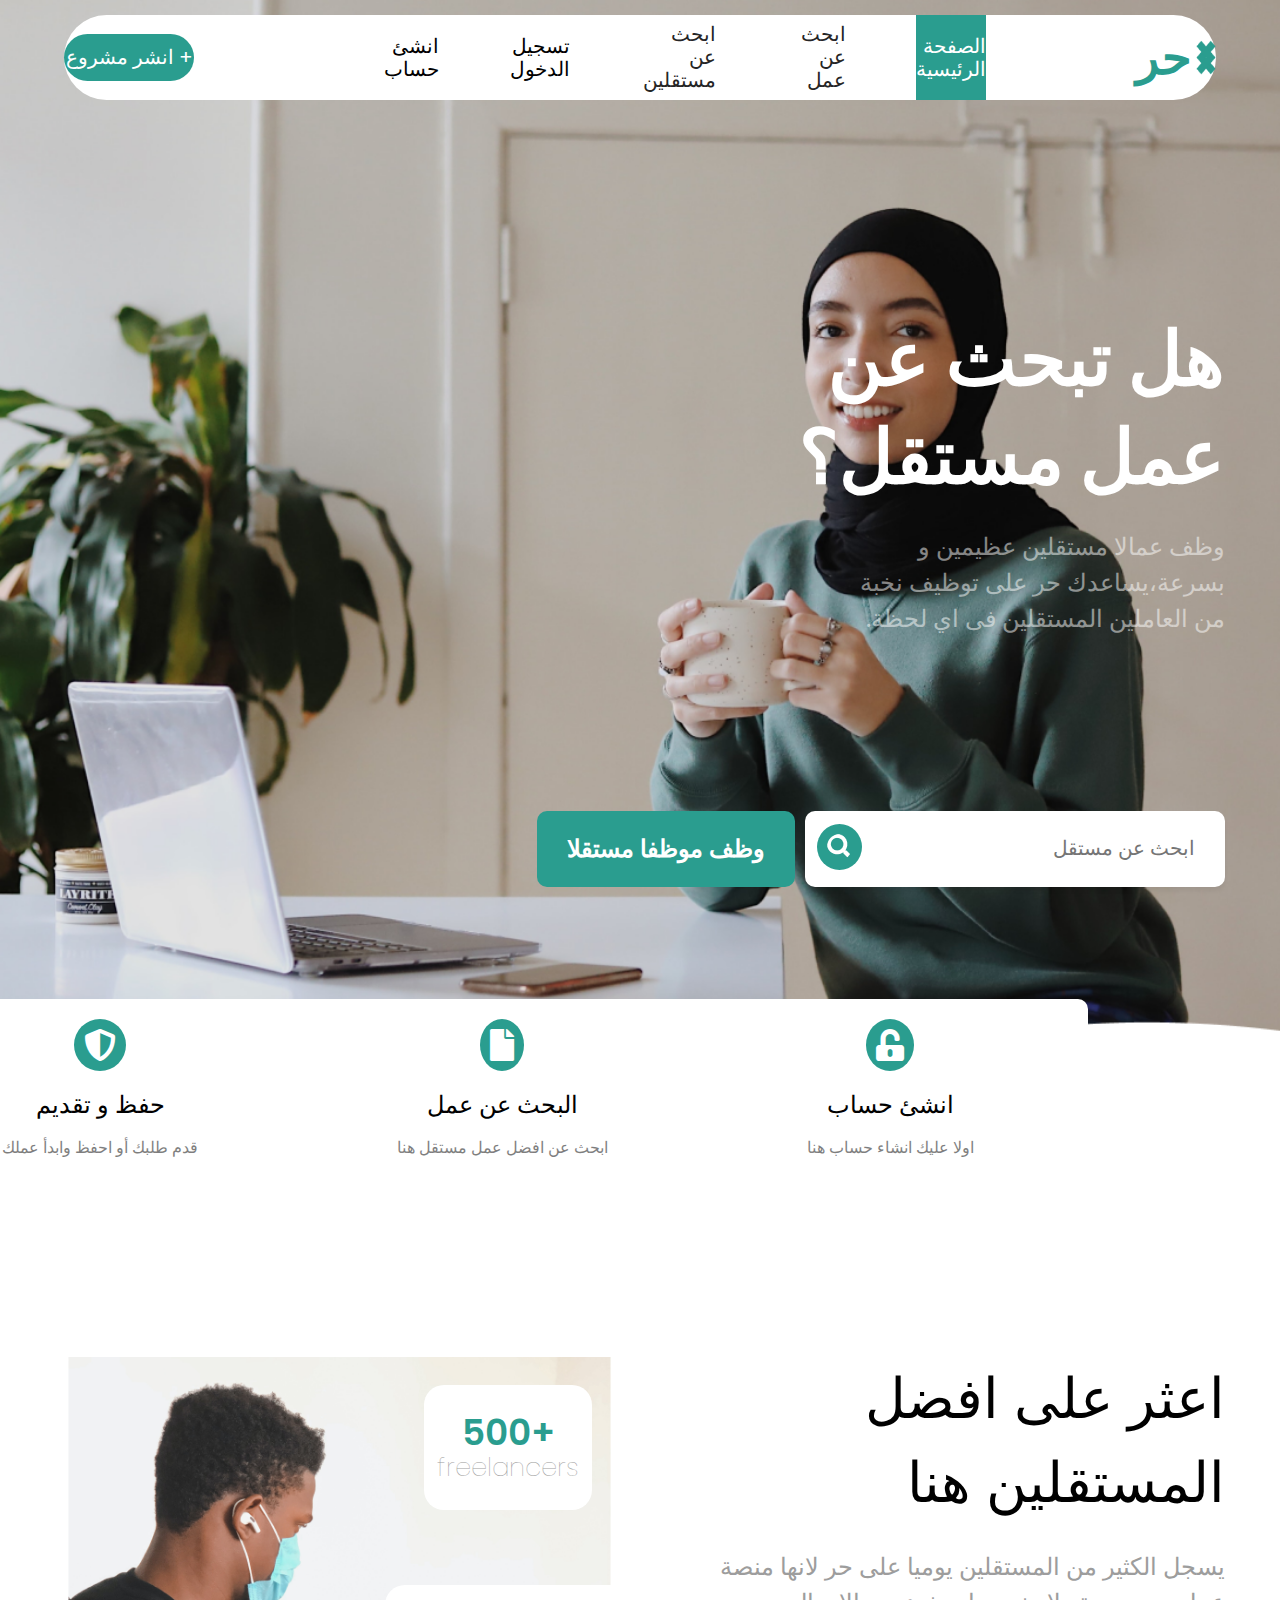
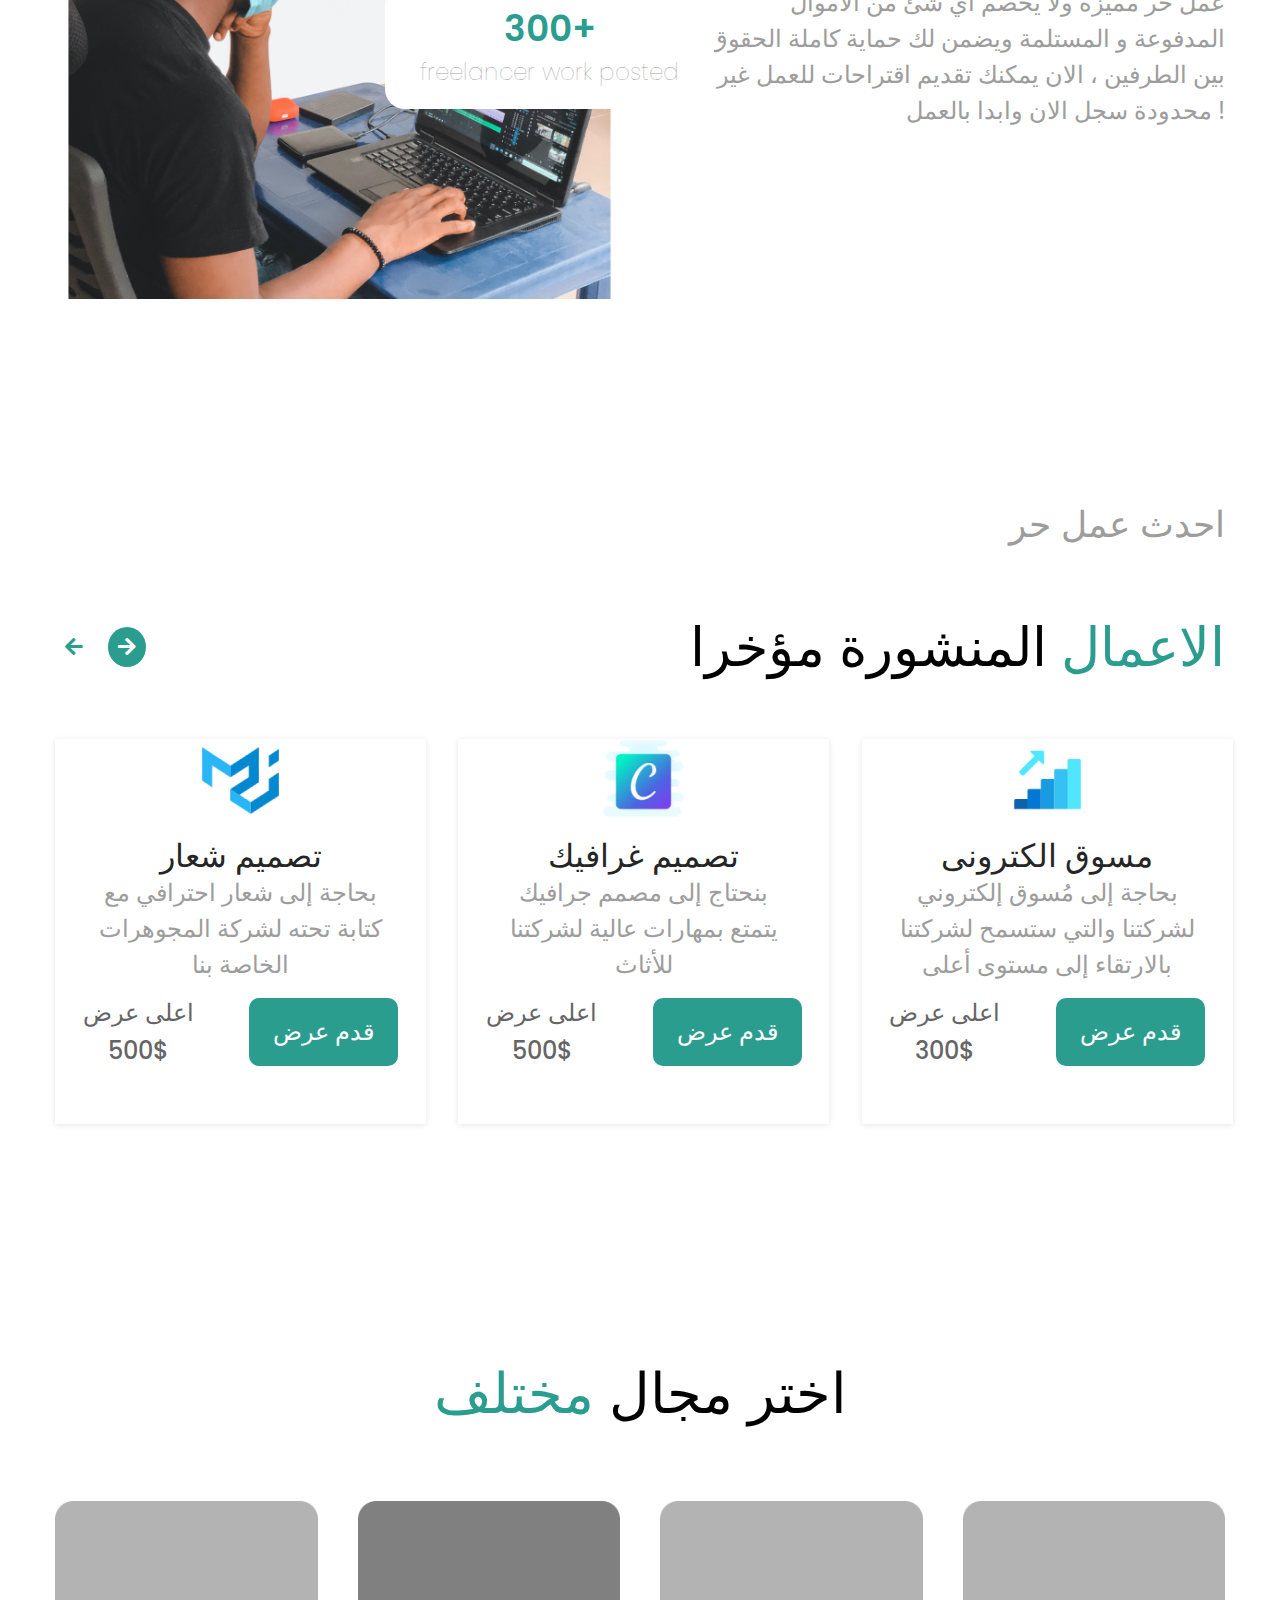
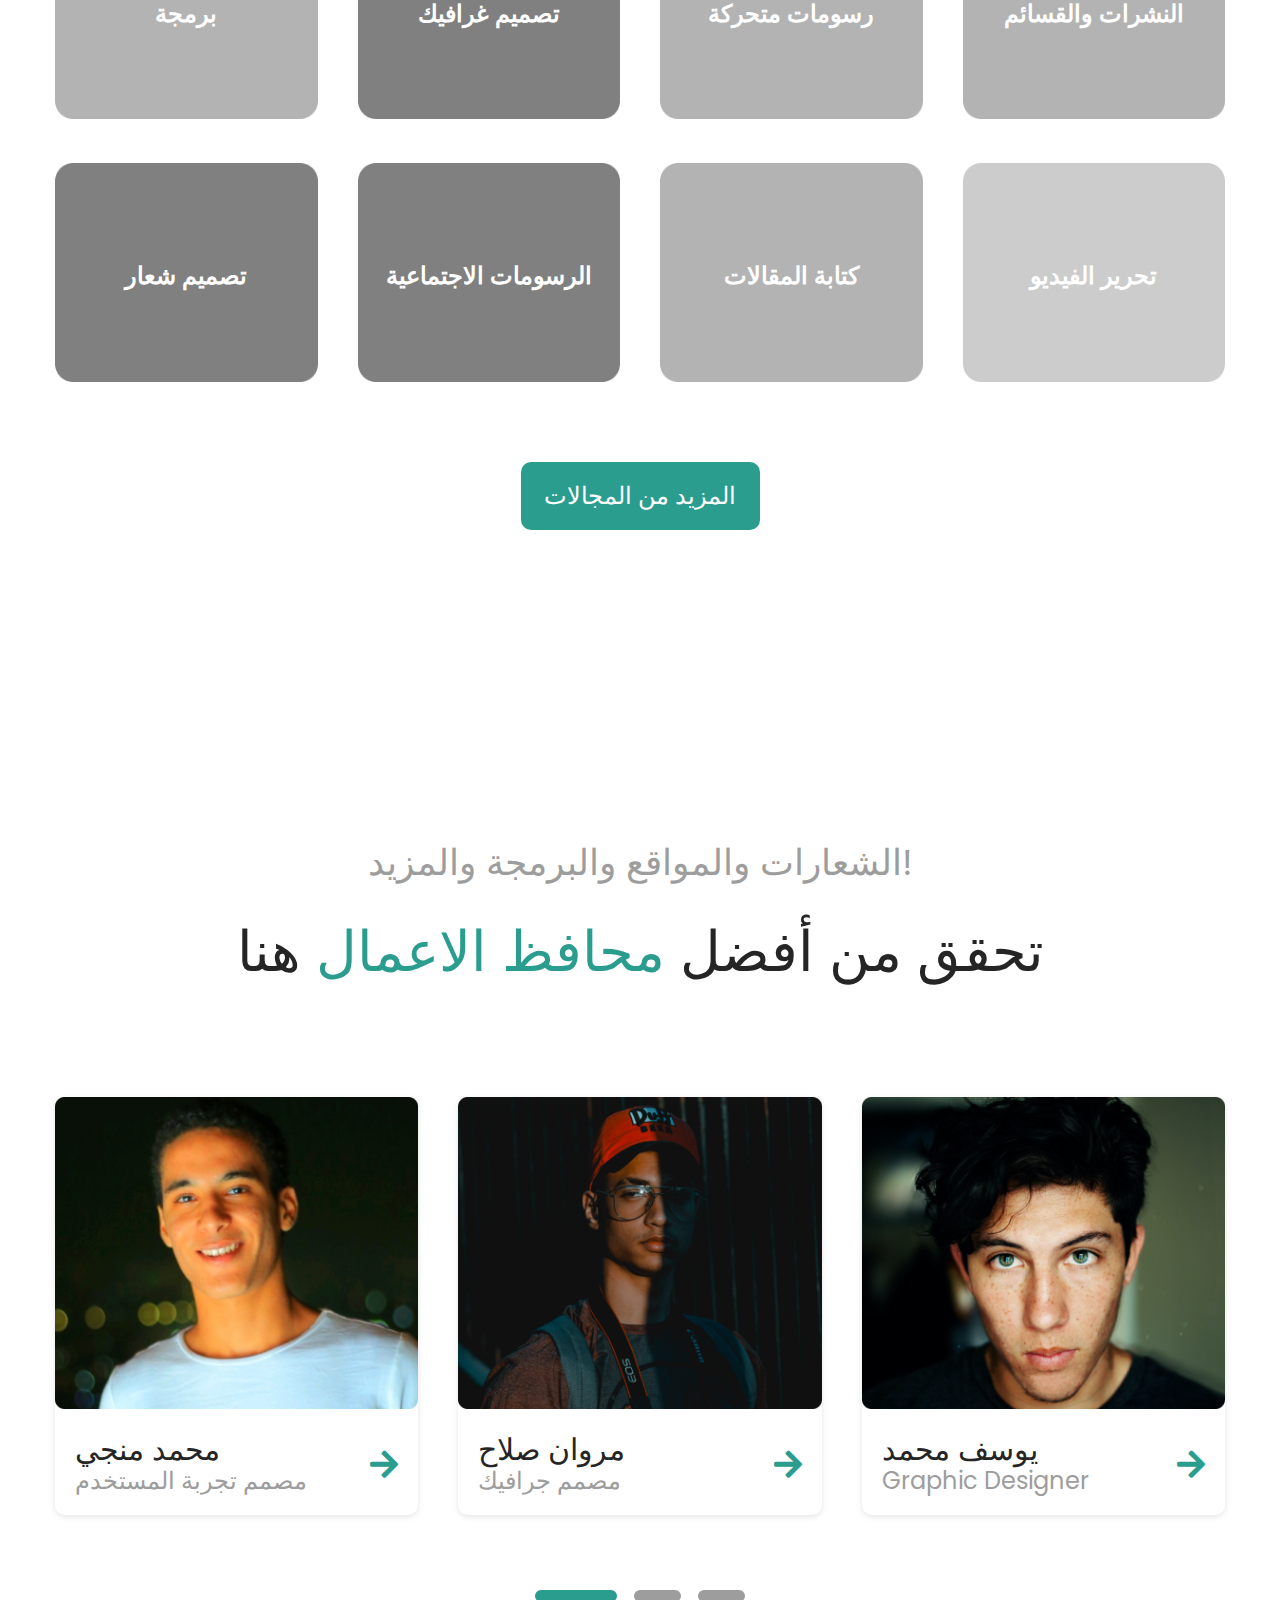
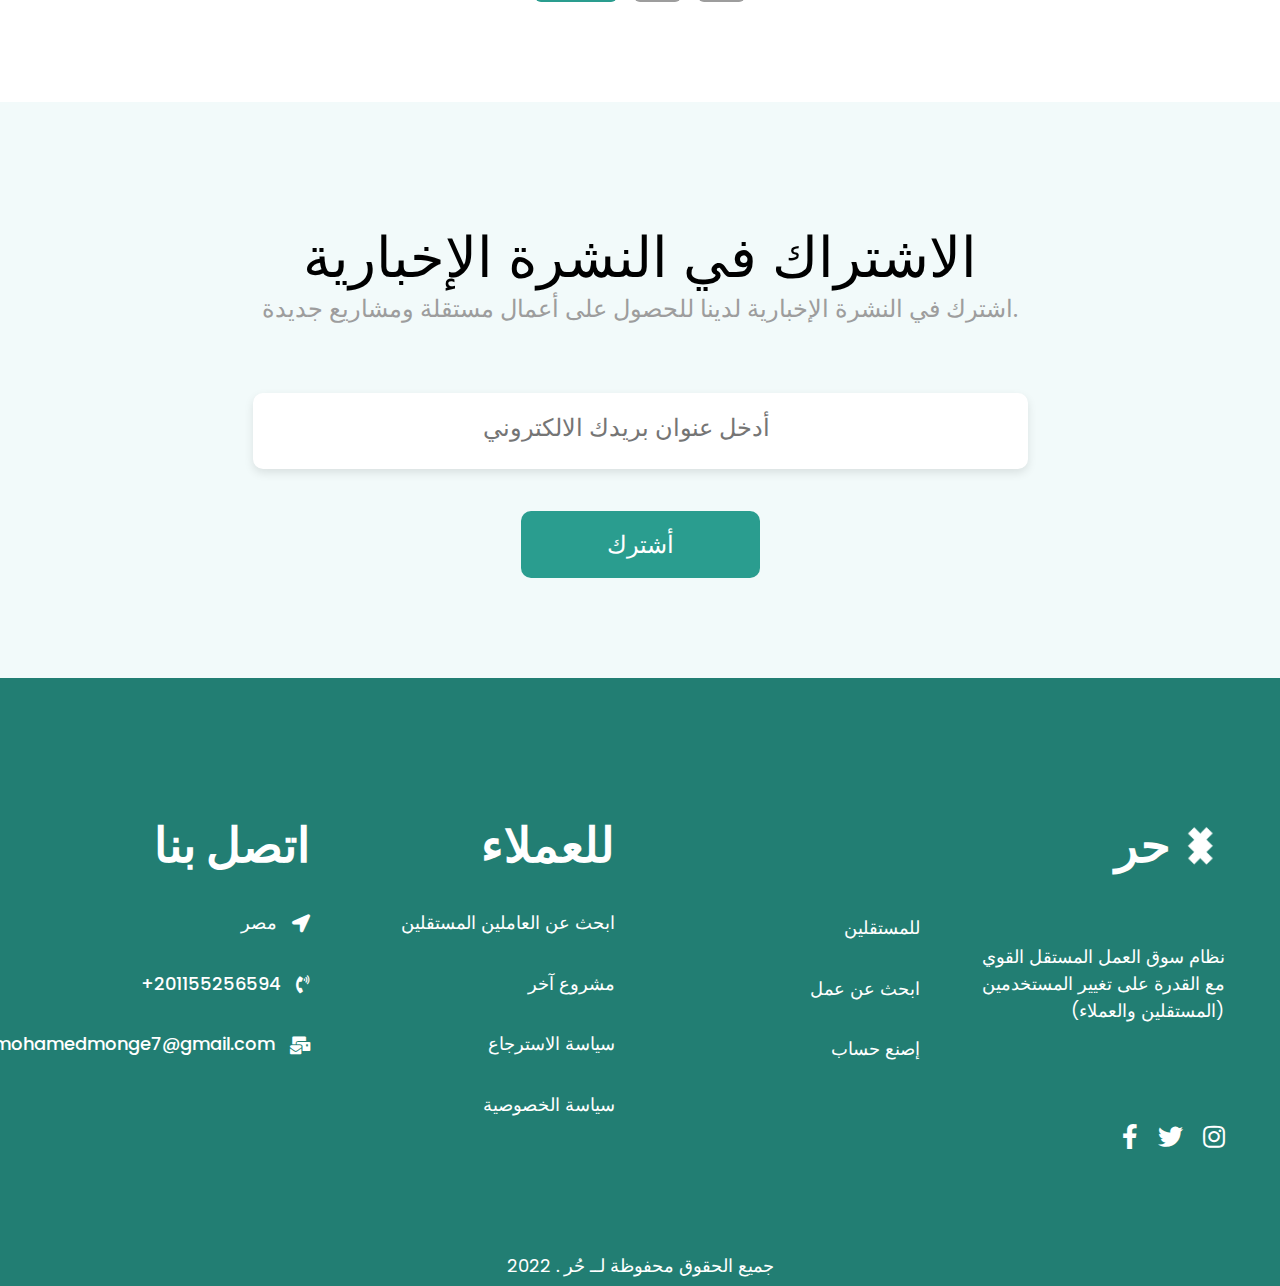
<file: index.html>
<!DOCTYPE html>
<html lang="en">
  <head>
    <meta charset="UTF-8" />
    <meta http-equiv="X-UA-Compatible" content="IE=edge" />
    <meta name="viewport" content="width=device-width, initial-scale=1.0" />
    <link rel="stylesheet" href="css/style.css" />
    <!-- font awesome -->
    <link rel="stylesheet" href="css/all.min.css" />
    <link rel="stylesheet" href="css/normalize.css" />
    <link rel="preconnect" href="https://fonts.googleapis.com" />
    <link rel="preconnect" href="https://fonts.gstatic.com" crossorigin />
    <link
      href="https://fonts.googleapis.com/css2?family=Poppins:wght@400;600;700&display=swap"
      rel="stylesheet"
    />
    <title>freelancer</title>
  </head>
  <body>
    <!-- start header -->
    <header>
      <nav class="">
        <button>انشر مشروع +</button>
        <ul>
          <li><a href="signup.html">انشئ حساب</a></li> 
          <li><a href="signin.html">تسجيل الدخول</a></li>
          <li>ابحث عن مستقلين</li>
          <li>ابحث عن عمل</li>
          <li><a href="index.html" class="active">الصفحة الرئيسية</a></li>
        </ul>
        <div class="logo">
          <h2>حر</h2>
          <img src="images/Rectangle 43.png" class="img" />
          <img src="images/Vector 2.png" alt="" />
        </div>
      </nav>
      <!-- start dropdown navbar -->
      <div class="drop-down">
        <div class="container">
          <img src="images/icon-menu.svg" class="open-menu" />
          <img src="images/icon-close-menu.svg" class="close-menu hide" />
          <div class="logo">
            <h2>حر</h2>
            <img src="images/Rectangle 43.png" class="img" />
            <img src="images/Vector 2.png" alt="" />
          </div>
        </div>
      </div>
      <div class="aside hide">
        <ul>
          <li>انشئ حساب</li>
          <li>تسحيل دخول</li>
          <li>ابحث عن مستقلين</li>
          <li>ابحث عن عمل</li>
          <li>الصفحة الرئيسية</li>
        </ul>
      </div>
      <!-- end dropdown navbar -->
      <!-- start header content -->
      <div class="container">
        <div class="content" dir="rtl">
          <p>هل تبحث عن عمل مستقل؟</p>
          <p>
            وظف عمالا مستقلين عظيمين و بسرعة،يساعدك حر على توظيف نخبة من
            العاملين المستقلين فى اي لحظة.
          </p>
        </div>
        <div class="search" dir="rtl">
          <input type="search" name="" placeholder="ابحث عن مستقل" />
          <img src="images/Vector.png" alt="" />
          <button>وظف موظفا مستقلا</button>
        </div>
      </div>
      <!-- end header content -->
      <!-- start box -->
      <div class="box">
        <div class="container">
          <div class="box-1">
            <i class="fas fa-shield-alt fa-2x"></i>
            <h2>حفظ و تقديم</h2>
            <p>قدم طلبك أو احفظ وابدأ عملك</p>
          </div>
          <div class="box-1">
            <i class="fas fa-file fa-2x"></i>
            <h2>البحث عن عمل</h2>
            <p>ابحث عن افضل عمل مستقل هنا</p>
          </div>
          <div class="box-1">
            <i class="fas fa-unlock-alt fa-2x"></i>
            <h2>انشئ حساب</h2>
            <p>اولا عليك انشاء حساب هنا</p>
          </div>
        </div>
      </div>
      <!-- end box -->
    </header>
    <!-- end header -->
    <!-- start text -->
    <div class="text">
      <div class="container">
        <div class="img-holder">
          <img src="images/pngegg (97).png" alt="" />
          <div class="freelancers">
            <p>500+</p>
            <span>freelancers</span>
          </div>
          <div class="posts">
            <p>300+</p>
            <span>freelancer work posted</span>
          </div>
        </div>
        <div class="tex">
          <p>اعثر على افضل <span>المستقلين</span> هنا</p>
          <p>
            يسجل الكثير من المستقلين يوميا على حر لانها منصة عمل حر مميزة ولا
            يخصم اي شئ من الاموال المدفوعة و المستلمة ويضمن لك حماية كاملة
            الحقوق بين الطرفين ، الان يمكنك تقديم اقتراحات للعمل غير محدودة سجل
            الان وابدا بالعمل !
          </p>
        </div>
      </div>
    </div>
    <!-- end text -->
    <!-- start jobs -->
    <div class="jobs">
      <div class="container">
        <div class="intro">
          <span>احدث عمل حر</span>
          <div class="heading">
            <p><span>الاعمال</span> المنشورة مؤخرا</p>
            <div class="arrows">
              <i class="fas fa-arrow-left"></i>
              <i class="fas fa-arrow-right"></i>
            </div>
          </div>
        </div>
        <div class="boxes">
          <div class="unit">
            <img src="images/Material Ui.png" alt="" />
            <h3>تصميم شعار</h3>
            <p>
              بحاجة إلى شعار احترافي مع كتابة تحته لشركة المجوهرات الخاصة بنا
            </p>
            <div class="info">
              <button>قدم عرض</button>
              <p>
                اعلى عرض
                <span>500$</span>
              </p>
            </div>
          </div>
          <div class="unit">
            <img src="images//Canva App.png" alt="" />
            <h3>تصميم غرافيك</h3>
            <p>بنحتاج إلى مصمم جرافيك يتمتع بمهارات عالية لشركتنا للأثاث</p>
            <div class="info">
              <button>قدم عرض</button>
              <p>
                اعلى عرض
                <span>500$</span>
              </p>
            </div>
          </div>
          <div class="unit">
            <img src="images/Account.png" alt="" />
            <h3>مسوق الكترونى</h3>
            <p>
              بحاجة إلى مُسوق إلكتروني لشركتنا والتي ستسمح لشركتنا بالارتقاء إلى
              مستوى أعلى
            </p>
            <div class="info">
              <button>قدم عرض</button>
              <p>
                اعلى عرض
                <span>300$</span>
              </p>
            </div>
          </div>
        </div>
      </div>
    </div>
    <!-- end jobs -->
    <!-- start field -->
    <div class="field">
      <h1>اختر مجال <span>مختلف</span></h1>
      <div class="container">
        <div class="unit">
          <img src="images/Rectangle 21.png" alt="" />
          <p>برمجة</p>
        </div>
        <div class="unit">
          <img src="images/Rectangle 22.png" alt="" />
          <p>تصميم غرافيك</p>
        </div>
        <div class="unit">
          <img src="images/Rectangle 23.png" alt="" />
          <p>رسومات متحركة</p>
        </div>
        <div class="unit">
          <img src="images/Rectangle 24.png" alt="" />
          <p>النشرات والقسائم</p>
        </div>
        <div class="unit">
          <img src="images/Rectangle 25.png" alt="" />
          <p>تصميم شعار</p>
        </div>
        <div class="unit">
          <img src="images/Rectangle 26.png" alt="" />
          <p>الرسومات الاجتماعية</p>
        </div>
        <div class="unit">
          <img src="images/Rectangle 27.png" alt="" />
          <p>كتابة المقالات</p>
        </div>
        <div class="unit">
          <img src="images/Rectangle 28.png" alt="" />
          <p>تحرير الفيديو</p>
        </div>
      </div>
      <button>المزيد من المجالات</button>
    </div>
    <!-- end field -->
    <!-- start freelan -->
    <div class="freelance">
      <div class="heading">
        <p>الشعارات والمواقع والبرمجة والمزيد!</p>
        <h1>تحقق من أفضل <span>محافظ الاعمال</span> هنا</h1>
      </div>
      <div class="container">
        <div class="unit">
          <img src="images/Rectangle 31.png" alt="" />
          <div class="info">
            <div class="about">
              <h3>محمد منجي</h3>
              <p>مصمم تجربة المستخدم</p>
            </div>
            <i class="fas fa-arrow-right fa-2x"></i>
          </div>
        </div>
        <div class="unit">
          <img src="images/unsplash_505eectW54k (1).png" alt="" />
          <div class="info">
            <div class="about">
              <h3>مروان صلاح</h3>
              <p>مصمم جرافيك</p>
            </div>
            <i class="fas fa-arrow-right fa-2x"></i>
          </div>
        </div>
        <div class="unit">
          <img src="images/unsplash_505eectW54k.png" alt="" />
          <div class="info">
            <div class="about">
              <h3>يوسف محمد</h3>
              <p>Graphic Designer</p>
            </div>
            <i class="fas fa-arrow-right fa-2x"></i>
          </div>
        </div>
      </div>
      <div class="icons">
        <span></span>
        <span></span>
        <span></span>
      </div>
    </div>
    <!-- end freelan -->
    <!-- start subscribe -->
    <div class="subscribe">
      <div class="container">
        <div class="heading">
          <h1>الاشتراك في النشرة الإخبارية</h1>
          <p>
            اشترك في النشرة الإخبارية لدينا للحصول على أعمال مستقلة ومشاريع
            جديدة.
          </p>
        </div>
        <input type="email" placeholder="أدخل عنوان بريدك الالكتروني" id="" />
        <button>أشترك</button>
      </div>
    </div>
    <!-- end subscribe -->
    <!-- <div class="logo">
        <h2>حر</h2>
        <img src="images/Rectangle 43.png" class="img">
        <img src="images/Vector 2.png" alt="">
      </div> -->
    <div class="footer">
      <div class="container">
        <div class="contact">
          <h2>اتصل بنا</h2>
          <ul>
            <li>مصر<i class="fa fa-location-arrow"></i></li>
            <li>+201155256594<i class="fa fa-phone-volume"></i></li>
            <li>mohamedmonge7@gmail.com<i class="fa fa-mail-bulk"></i></li>
          </ul>
        </div>
        <div class="cleint">
          <h2>للعملاء</h2>
          <ul>
            <li>ابحث عن العاملين المستقلين</li>
            <li>مشروع آخر</li>
            <li>سياسة الاسترجاع</li>
            <li>سياسة الخصوصية</li>
          </ul>
        </div>
        <ul class="unique">
          <li>للمستقلين</li>
          <li>ابحث عن عمل</li>
          <li>إصنع حساب</li>
        </ul>
        <div class="free">
          <div class="heading">
            <div class="logo">
              <h2>حر</h2>
              <img src="images/Group 5.png" alt="">
            </div>
            <p>
              نظام سوق العمل المستقل القوي مع القدرة على تغيير المستخدمين
              (المستقلين والعملاء)
            </p>
          </div>
          <div class="social">
            <i class="fab fa-facebook-f"></i>
            <i class="fab fa-twitter"></i>
            <i class="fab fa-instagram"></i>
          </div>
        </div>
      </div>
      <p>2022 . جميع الحقوق محفوظة لــ حُر</p>
    </div>
    <script src="../js/main.js"></script>
  </body>
</html>
</file>
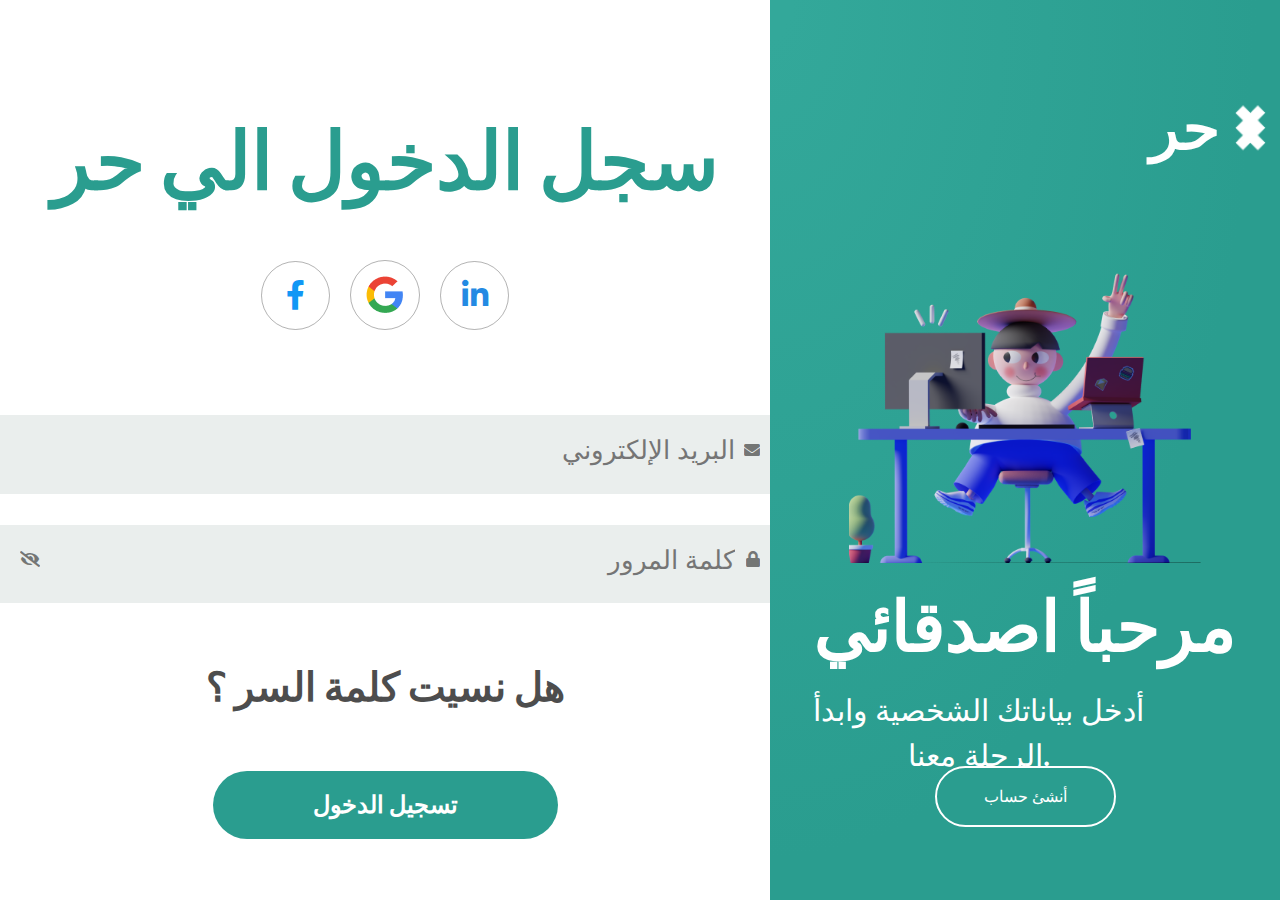
<file: signin.html>
<!DOCTYPE html>
<html lang="en">
<head>
    <meta charset="UTF-8">
    <meta http-equiv="X-UA-Compatible" content="IE=edge">
    <meta name="viewport" content="width=device-width, initial-scale=1.0">
    <link rel="stylesheet" href="css/style.css" />
    <!-- font awesome -->
    <link rel="stylesheet" href="css/all.min.css" />
    <link rel="stylesheet" href="css/normalize.css" />
    <link rel="preconnect" href="https://fonts.googleapis.com" />
    <link rel="preconnect" href="https://fonts.gstatic.com" crossorigin />
    <link
      href="https://fonts.googleapis.com/css2?family=Poppins:wght@400;600;700&display=swap"
      rel="stylesheet"
    />
    <title>sign in</title>
</head>
<body>
    <div class="wrapper">
      <div class="sign">
        <div class="heading">
          <h1>سجل الدخول الي حر</h1>
        <div class="social">
          <i class="fab fa-facebook-f"></i>
          <img src="images/google.png" alt="">
          <i class="fab fa-linkedin-in"></i>
        </div>
        </div>
        <form action="#">
          <div class="mail">
            <input type="email" class="email" placeholder="البريد الإلكتروني">
            <i class="fa fa-envelope"></i>
          </div>
          <div class="password">
            <input type="password" class="num" placeholder="كلمة المرور">
            <i class="fa fa-lock"></i>
            <i class="fa fa-eye eye" style="display: none;"></i>
            <i class="fa fa-eye-slash eye-slash"></i>
          </div>
          <p>هل نسيت كلمة السر ؟</p>
          <button type="submit">تسجيل الدخول</button>
        </form>
      </div>
      <div class="hello">
        <div class="logo">
          <h2>حر</h2>
          <img src="images/Group 5.png" alt="">
        </div>
        <div class="content">
          <img src="images/Saly-10.png" alt="">
          <h1>مرحباً اصدقائي</h1>
          <p>أدخل بياناتك الشخصية
            وابدأ الرحلة معنا.</p>
            <a href="signup.html">أنشئ حساب</a>
        </div>
      </div>
    </div>
    <script src="../js/signin.js"></script>
</body>
</html>
</file>
<file: css/style.css>
/* start global rules */
:root {
  --main-color: #2a9d8f;
  --main-color-alt: #227e73;
  --main-transition: 0.5s;
}
html {
  scroll-behavior: smooth;
}
body {
  font-family: "Poppins", sans-serif;
  text-align: right;
}
a {
  text-decoration: none;
}
ul {
  list-style: none;
}
.hide {
  display: none;
}
.active {
  background-color: var(--main-color);
  color: #fff;
  display: flex;
  align-items: center;
  height: 100%;
}
.container {
  padding-left: 15px;
  padding-right: 15px;
  margin-left: auto;
  margin-right: auto;
}
/* small */
@media (min-width: 768px) {
  .container {
    width: 750px;
  }
}
/* medium */
@media (min-width: 992px) {
  .container {
    width: 970px;
  }
}
/* large */
@media (min-width: 1200px) {
  .container {
    width: 1170px;
  }
}
/* end global rules */
/* start header */
header {
  background-image: url(../images/Rectangle.png);
  background-repeat: no-repeat;
  background-size: cover;
  /* padding: 15px; */
  height: 1107px;
  position: relative;
}
/* start nav */
header nav {
  background-color: #fff;
  width: 90%;
  height: 85px;
  display: flex;
  justify-content: space-evenly;
  align-items: center;
  gap: 150px;
  border-radius: 50px;
  margin: auto;
  transform: translateY(15px);
}
@media (max-width: 992px) {
  header nav {
    width: 80%;
    gap: 0;
    padding: 0 10px;
  }
}
@media (max-width: 768px) {
  header nav {
    display: none;
  }
}
.logo {
  display: flex;
  align-items: center;
}
.logo .img {
  position: relative;
  left: 20px;
}
.logo img {
  height: 35px;
  width: 20px;
}
.logo h2 {
  margin-right: -16px;
  font-size: 48px;
  color: var(--main-color);
}
header nav ul {
  display: flex;
  gap: 70px;
}
@media (max-width: 992px) {
  header nav ul {
    gap: 20px;
  }
}
header nav ul li {
  font-size: 20px;
  color: #252525;
  height: 85px;
  /* padding: 0 10px; */
  display: flex;
  align-items: center;
}
header nav ul li:hover {
  color: var(--main-color);
  cursor: pointer;
}
header nav ul li a {
  color: #000;
}
header nav ul li a:hover {
  color: var(--main-color);
  cursor: pointer;
}
nav button {
  border: none;
  background-color: var(--main-color);
  color: #fff;
  font-size: 20px;
  border-radius: 50px;
  padding: 12px 0;
  width: 200px;
}
nav button:hover {
  cursor: pointer;
  background-color: var(--main-color-alt);
}
/* end nav */
/* start dropdown */
.drop-down {
  height: 60px;
  background-color: #fff;
  padding: 10px 0;
  display: none;
}
@media (max-width:768px) {
    .drop-down {
        display: block;
    }
}
.drop-down .container {
  display: flex;
  justify-content: space-between;
  align-items: center;
  flex-direction: row-reverse;
  height: 100%;
}
.close-menu,
.open-menu {
  z-index: 3;
  cursor: pointer;
}
.aside {
  background-color: #fff;
  width: 50%;
  margin: 0 0 0 auto;
  position: absolute;
  top: 60px;
  right: 0;
}
.aside ul {
  display: flex;
  flex-direction: column;
  text-align: right;
  gap: 20px;
  justify-content: center;
  align-items: center;
  padding: 10px;
}
.aside ul li:hover {
  cursor: pointer;
  color: var(--main-color);
}
/* end dropdown */
/* start content */
header .content {
  color: #fff;
  display: flex;
  flex-direction: column;
  justify-content: center;
  margin-top: 150px;
}
header .content p:first-child {
  font-size: 75px;
  font-weight: 700;
  margin-bottom: 0;
  width: 500px;
  line-height: 97.5px;
}
header .content p:last-child {
    color: #ffffff;
    font-size: 24px;
    line-height: 36px;
    width: 365px;
    opacity: 0.5;
}
@media (max-width: 768px) {
    header .content {
        margin-top: 50px;
    }
    header .content p:first-child,
    header .content p:last-child {
        width: 100%;
    }
}
/* end content */
/* start search */
.search {
  width: fit-content;
  position: relative;
  margin: 150px 0 0 auto;
  display: flex;
  justify-content: center;
  align-items: center;
  gap: 10px;
}
@media (max-width: 992px) {
  .search {
    flex-direction: column;
  }
}
.search input {
  padding: 30px;
  width: 420px;
  height: 76px;
  border-radius: 10px;
  border: none;
  box-shadow: 0px 4px 4px rgba(0, 0, 0, 0.05);
}
@media (max-width: 768px) {
    .search input {
        width: 100%;
    }
}
.search input::placeholder {
  color: 9d9d9d;
  font-size: 20px;
}
.search input:focus {
  outline: none;
}
.search img {
  position: absolute;
  left: 280px;
  top: 13px;
  background-color: var(--main-color);
  padding: 10px;
  border-radius: 50%;
}
@media (max-width: 992px) {
  .search img {
    left: 20px;
  }
}
.search button {
  border: none;
  width: 258px;
  height: 76px;
  padding: 20px 24px;
  background-color: var(--main-color);
  color: #fff;
  font-size: 24px;
  font-weight: 600;
  border-radius: 10px;
}
.search button:hover {
  cursor: pointer;
  background-color: #227e73;
}
/* end search */
/* start box */
.box {
  background-color: #fff;
  padding: 20px 0;
  border-radius: 10px;
  position: absolute;
  bottom: -86px;
  right: 15%;
}
@media (max-width: 992px) {
  .box {
    right: 0;
  }
}
.box .container {
  display: flex;
  justify-content: space-around;
  text-align: center;
}
.box .container .box-1 i {
  background-color: var(--main-color);
  padding: 10px;
  border-radius: 50%;
  color: #fff;
}
.box .container .box-1 h2 {
  font-weight: 400;
}
.box .container .box-1 p {
  opacity: 0.5;
}
/* end box */
/* end header */
/* start text */
.text {
    padding-top: 100px;
    padding-bottom: 100px;
}
.text .container {
    display: flex;
    justify-content: center;
    align-items: flex-start;
    gap: 85px;
    margin-top: 150px;
}
@media (max-width: 992px) {
    .text .container {
        flex-direction: column;
        justify-content: center;
        align-items: center;
    }
}
.text .container .tex {
    text-align: right;
}
.text .container .tex p:first-child {
    font-size: 56px;
    font-weight: 500;
    line-height: 84px;
    width: 400px;
    margin: 0 0 0 auto;
}
.text .container .tex p:last-child {
    font-size: 24px;
    font-weight: 400;
    line-height: 36px;
    color:#9D9D9D;
    width: 516px;
}
@media (max-width: 768px) {
    .text .container .tex {
        text-align: center;
    }
    .text .container .tex p:first-child {
        width: 380px;
    }
    .text .container .tex p:last-child {
        margin: auto;
        width: 250px;
    }
}
/* @media (max-width: 992px) {
    .text .container .tex{
        text-align: center;
    }
    .text .container .tex p:first-child {
        margin: auto;
    }
} */
.text .container .img-holder {
    position: relative;
}
.text .container .img-holder img {
    max-width: 100%;
}
.text .container .img-holder .freelancers {
    position: absolute;
    top: 28px;
    left: 369px;
    text-align: center;
    background-color: #fff;
    border-radius: 20px;
    padding: 27px 13px;
}
.text .container .img-holder .freelancers p {
    color: var(--main-color);
    font-size: 36px;
    font-weight: 600;
    margin: 0;
}
.text .container .img-holder .freelancers span {
    font-size: 26px;
    font-weight: 100;
    color: #9D9D9D;
}
.text .container .img-holder .posts {
    position: absolute;
    left: 330px;
    top: 228px;
    text-align: center;
    background-color: #fff;
    border-radius: 20px;
    padding: 23px 16px;
    width: 297px;
}
.text .container .img-holder .posts p {
    color: var(--main-color);
    font-size: 36px;
    font-weight: 600;
    margin: 0;
}
.text .container .img-holder .posts span {
    font-size: 23px;
    font-weight: 100;
    color: #9D9D9D;
    display: block;
    margin-top: 10px;
}
@media (max-width: 768px) {
    .text .container .img-holder .freelancers {
        left: 200px;
    }
    .text .container .img-holder .freelancers p {
        font-size: 25px;
    }
    .text .container .img-holder .freelancers span {
        font-size: 20px;
    }
    .text .container .img-holder .posts {
        width: 200px;
        left: 100px;
        top: 160px;
    }
}
/* end text */
/* start jobs */
.jobs {
    padding-top: 100px;
    padding-bottom: 100px;
    /* text-align: right; */
}
.jobs .container {
    /* text-align: right; */
}
.jobs .intro {
    margin-bottom: 50px;
}
.jobs .intro > span {
    font-size: 36px;
    font-weight: 400;
    color: #9d9d9d;
    margin-bottom: 60px;
    display: block;
}
.jobs .intro .heading {
    display: flex;
    flex-direction: row-reverse;
    justify-content: space-between;
    align-items: center;
    height: 84px;
}
.jobs .intro .heading p {
    font-size: 54px;
    font-weight: 500;
}
.jobs .intro .heading p span {
    color: var(--main-color);
}
.jobs .intro .heading .arrows {
    display: flex;
    justify-content: center;
    align-items: center;
    gap: 15px;

}
.jobs .intro .heading .arrows i {
    font-size: 20px;
}
.jobs .intro .heading .arrows i:last-child {
    color: #fff;
    background-color: var(--main-color);
    padding: 10px;
    border-radius: 50%;
    cursor: pointer;
}
.jobs .intro .heading .arrows i:first-child {
    color: var(--main-color);
    background-color: #fff;
    padding: 10px;
    border-radius: 50%;
    cursor: pointer;
}
.jobs .boxes {
    display: grid;
    grid-template-columns: repeat(auto-fill, minmax(300px, 1fr));
    gap: 40px;
    /* text-align: right; */
}
.jobs .boxes .unit {
    text-align: center;
    width: 371px;
    height: 385px;
    box-shadow: 0px 1px 6px rgba(0, 0, 0, 0.1);
}
.jobs .boxes .unit img {
    margin-bottom: 15px;
}
.jobs .boxes .unit h3 {
    font-size: 32px;
    font-weight: 500;
    color: #252525;
    margin: 0;
}
.jobs .boxes .unit >  p {
    font-size: 24px;
    font-weight: 400;
    line-height: 36px;
    color: #9d9d9d;
    width: 300px;
    margin: 0 auto;
    height: 100px;
}

.jobs .boxes .unit .info {
    display: flex;
    flex-direction: row-reverse;
    justify-content: space-around;
    align-items: center;
}
.jobs .boxes .unit .info p {
    font-size: 24px;
    font-weight: 500;
    opacity: 0.7;
    color: #252525;
}
.jobs .boxes .unit .info p span {
    display: block;
    margin-top: 10px;
}
.jobs .boxes .unit .info button {
    border: none;
    border-radius: 10px;
    font-weight: 500;
    font-size: 24px;
    background-color: var(--main-color);
    color: #fff;
    padding: 20px 24px;
}
.jobs .boxes .unit .info button:hover {
    background-color: var(--main-color-alt);
    cursor: pointer;
}
/* end jobs */
/* start field */
.field {
    padding-top: 100px;
    padding-bottom: 100px;
    display: flex;
    flex-direction: column;
    justify-content: center;
    align-items: center;
}
.field h1 {
    font-size: 56px;
    font-weight: 500;
    margin-bottom: 75px;
}
.field h1 span {
    color: var(--main-color);
}
.field .container {
    display: grid;
    grid-template-columns: repeat(auto-fill, minmax(250px, 1fr));
    gap: 40px;
}
.field .container .unit {
    position: relative;
    
}
.field .container .unit img {
    width: 100%;
}
.field .container .unit p {
    position: absolute;
    top: 40%;
    transform: translateY(-50%);
    color: #fff;
    font-weight: 600;
    font-size: 24px;
    width: 100%;
    text-align: center;
}
.field button {
    border: none;
    border-radius: 10px;
    background-color: #2a9d8f;
    padding: 20px;
    color: #fff;
    font-size: 24px;
    margin: 76px 0;
    cursor: pointer;
    width: 239px;
}
/* end field */
/* start freelance */
.freelance {
    padding-top: 100px;
    padding-bottom: 100px;
    display: flex;
    flex-direction: column;
    justify-content: center;
    align-items: center;
}
.freelance .heading {
    text-align: center;
    margin-bottom: 75px;
}
.freelance .heading p {
    font-size: 36px;
    font-weight: 400;
    color: #9d9d9d;
}
.freelance .heading h1 {
    font-size: 56px;
    font-weight: 500;
    color: #252525;
}
.freelance .heading h1 span {
    color: #2a9d8f;
}
.freelance .container {
    display: grid;
    grid-template-columns: repeat(auto-fill, minmax(300px, 1fr));
    gap: 40px;
}
.freelance .container .unit {
    background-color: #fff;
    box-shadow: 0px 2px 6px rgba(0, 0, 0, 0.1);
    border-radius: 10px;
}
.freelance .container .unit img {
    width: 100%;
}
.freelance .container .unit .info {
    display: flex;
    justify-content: space-between;
    align-items: center;
    text-align: left;
    padding: 20px;
}
.freelance .container .unit .info .about h3 {
    font-size: 30px;
    font-weight: 500;
    color: #252525;
    margin: 0;
}
.freelance .container .unit .info .about p {
    font-size: 24px;
    font-weight: 400;
    color: #9d9d9d;
    margin: 0;
}
.freelance .container .unit .info i {
    color: var(--main-color);
    
}
.freelance .icons {
    display: flex;
    justify-content: center;
    align-items: center;
    gap: 17px;
    margin-top: 75px;
}
.freelance .icons span {
    height: 12px;
    width: 47px;
    background-color: #9d9d9d;
    border-radius: 10px;
}
.freelance .icons span:first-child {
    background-color: var(--main-color);
    width: 82px;
}
/* end freelance */
/* start subscribe */
.subscribe {
    padding-top: 86px;
    padding-bottom: 100px;
    background-color: #f2fafa;
}
.subscribe .container {
    display: flex;
    justify-content: center;
    align-items: center;
    flex-direction: column;
    text-align: center;
}
.subscribe .container .heading h1 {
    font-size: 56px;
    font-weight: 500;
    margin-bottom: 0;
}
.subscribe .container .heading p {
    font-size: 24px;
    font-weight: 400;
    color: #9d9d9d;
    margin-top: 5px;
    margin-bottom: 70px;
}
.subscribe .container input {
    width: 675px;
    height: 76px;
    /* max-width: 100%; */
    border: none;
    padding: 0 50px;
    box-shadow: 0px 4px 10px rgba(0, 0, 0, 0.1);
    border-radius: 10px;
}
.subscribe .container input::placeholder {
    padding: 20px 180px;
    font-size: 24px;
    font-weight: 400;
    position: relative;
}
.subscribe .container input:focus {
    outline: none;
}
.subscribe .container input::placeholder::after {
    font-family: "font awesome 5 free";
    font-weight: 900;
    color: var(--main-color);
}
@media (max-width:786px) {
  .subscribe .container input {
    width: 250px;
  }
  .subscribe .container input::placeholder {
    /* font-size: 15px; */
    padding: 20px;
  }
}
.subscribe .container button {
    border: none;
    border-radius: 10px;
    background-color: var(--main-color);
    color: #fff;
    padding: 20px 86px;
    font-size: 24px;
    margin-top: 42px;
    cursor: pointer;
}
/* end subscribe */
/* start footer */
.footer {
  background-color: #227e73;
  color: #fff;
}
.footer .container {
  display: grid;
  grid-template-columns: repeat(auto-fill, minmax(250px,1fr));
  gap: 50px;
  padding: 100px 0;
  /* align-items: center; */
}
@media (max-width:768px) {
  .footer .container {
    text-align: center;
  }
}
.footer .container h2 {
  font-size: 48px;
}
.footer .container .free {
  display: flex;
  flex-direction: column;
  align-items: flex-end;
  gap: 90px;
}
@media (max-width:768px) {
  .footer .container .free {
    justify-content: center;
    align-items: center;
  }
}
.footer .container .free .heading {
  display: flex;
  justify-content: flex-end;
  align-items: flex-end;
  flex-direction: column;
  gap: 30px;
}
.footer .container .free .logo {
  gap: 20px;
}
.footer .container .free .logo h2 {
  /* margin: 0 -15px; */
  color: #fff;
  font-size: 48px;
}
.footer .container .free .logo img {
  /* color: #fff; */
  width: 50px;
  height: 50px;
}
.footer .container .free p {
  font-size: 18px;
  font-weight: 400;
  line-height: 27px;
}
.footer .container .free .social {
  display: flex;
  justify-content: center;
  align-items: center;
  gap: 20px;
}
.footer .container .free .social i {
  font-size: 25px;
}
.footer .container .unique {
  margin-top: 140px;
}
.footer .container li {
  margin-bottom: 40px;
  font-size: 18px;
  font-weight: 500;
}
.footer .container .contact li {
  display: flex;
  justify-content: flex-end;
  align-items: center;
  gap: 15px;
}
.footer p {
  margin: 0 auto;
  width: fit-content;
  padding-bottom: 10px;
  font-size: 18px;
}
@media (max-width:768px) {
  .footer .container ul {
    display: flex;
    justify-content: center;
    align-items: center;
    flex-direction: column;
    padding: 0;
  }
}
/* end footer */
/* start sign up */
.wrapper {
  display: flex;
  justify-content: center;
  align-items: center;
  height: 100vh;
}
@media (max-width:992px) {
  .wrapper {
    flex-direction: column-reverse;
  }
}
/* start sign section */
.sign {
  flex-basis: 60%;
  display: flex;
  flex-direction: column;
  justify-content: center;
  align-items: center;
  gap: 85px;
}
@media (max-width:992px) {
  .sign {
    gap: 30px;
  }
}
.sign .heading {
  display: flex;
  flex-direction: column;
  justify-content: center;
  align-items: center;
  /* gap: 50px; */
}
.sign .heading h1 {
  font-size: 80px;
  font-weight: 800;
  color: var(--main-color);
}
@media (max-width:992px) {
  .sign .heading h1 {
    font-size: 40px;
  }
}
.sign .heading .social {
  display: flex;
  justify-content: center;
  align-items: center;
  gap: 20px;
}
.sign .heading .social i {
  border: 1px solid rgba(0, 0, 0, 0.3);
  font-size: 30px;
  border-radius: 50%;
  width: 67px;
  height: 67px;
  display: flex;
  justify-content: center;
  align-items: center;
  cursor: pointer;
}
.sign .heading .social img {
  border: 1px solid rgba(0, 0, 0, 0.3);
  border-radius: 50%;
  padding: 13px;
  cursor: pointer;
}
@media (max-width:992px) {
  .sign .heading .social i {
    width: 40px;
    height: 40px;
  }
  .sign .heading .social img {
    padding: 5px;
    width: 40px;
  }
}

.sign .heading .social i:first-child {
  color: #1197F5;
}
.sign .heading .social i:last-child {
  color: #248AE3;
}
.sign form {
  display: flex;
  flex-direction: column;
  justify-content: center;
  align-items: center;
  gap: 31px;
}
@media (max-width:992px) {
  .sign form {
    gap: 15px;
  }
}
.sign form input {
  width: 700px;
  background-color: #eaeeed;
  border: none;
  padding: 30px 35px;
  text-align: right;
  position: relative;
}
@media (max-width:992px) {
  .sign form input {
    width: 300px;
    padding: 20px 35px;
  }
}
.sign form input:focus {
  outline: none;
}
.sign form input::placeholder {
  font-size: 26px;
  font-weight: 500;
}
.sign form .name,
.sign form .mail,
.sign form .password {
  position: relative;
}
.sign form i {
  position: absolute;
  bottom: 46%;
  right: 10px;
  opacity: 0.5;
}
.sign form .password i:last-child,
.sign form .password .eye {
  left: 20px;
  cursor: pointer;
  width: fit-content;
}
.sign form button {
  border: none;
  border-radius: 50px;
  background-color: var(--main-color);
  color: #fff;
  font-size: 24px;
  font-weight: 700;
  padding: 20px 100px;
  cursor: pointer;
}
@media (max-width:992px) {
  .sign form button {
    padding: 10px 50px;
    margin-bottom: 10px;
  }
}
/* end sign section */
/* start hello section */
.hello {
  flex-basis: 40%;
  display: flex;
  flex-direction: column;
  justify-content: center;
  align-items: center;
  text-align: center;
  background: radial-gradient(100% 100% at 0% 0%, #33A89A 4.1%, #2A9D8F 95.37%) /* warning: gradient uses a rotation that is not supported by CSS and may not behave as expected */;
  height: 100vh;
}
@media (max-width:992px) {
  .hello {
    width: 100%;
    padding: 20px 0;
  }
}
.hello .logo {
  justify-content: right;
  width: 100%;
}
.hello .logo h2 {
  color: #fff;
  font-size: 60px;
  margin: 0;
}
.hello .logo img {
  width: 60px;
  height: 60px;
}
@media (max-width:992px) {
  .hello .logo h2 {
    font-size: 40px;
  }
  .hello .logo img {
    width: 35px;
    height: 35px;
  }
}
.hello .content {
  flex-basis: 60%;
}
.hello .content img {
  height: 400px;
}
.hello .content h1 {
  color: #fff;
  font-size: 70px;
  font-weight: 700;
  margin: 20px;
}
.hello .content p {
  font-size: 30px;
  font-weight: 500;
  line-height: 45px;
  color: #fff;
  margin: 10px 0;
  width: 370px;
}
.content a {
  border: 2px solid #fff;
  background-color: var(--main-color);
  color: #fff;
  padding: 17px 47px;
  border-radius: 50px;
}
@media (max-width:992px) {
  .hello .content img {
    display: none;
  }
  .hello .content h1 {
    font-size: 35px;
  }
  .hello .content p {
    font-size: 20px;
  }
  .content a {
    padding: 10px 20px;
  }
}
/* end hello section */
/* end sign up */
/* start signin */
form p {
  font-size: 40px;
  font-weight: 800;
  text-align: center;
  color: #4d4d4d;
  margin: 30px ;
}
form p:hover {
  color: #000;
  cursor: pointer;
}
@media (max-width:992px) {
  form p {
    font-size: 25px;
  }
}
/* end signin */
</file>
